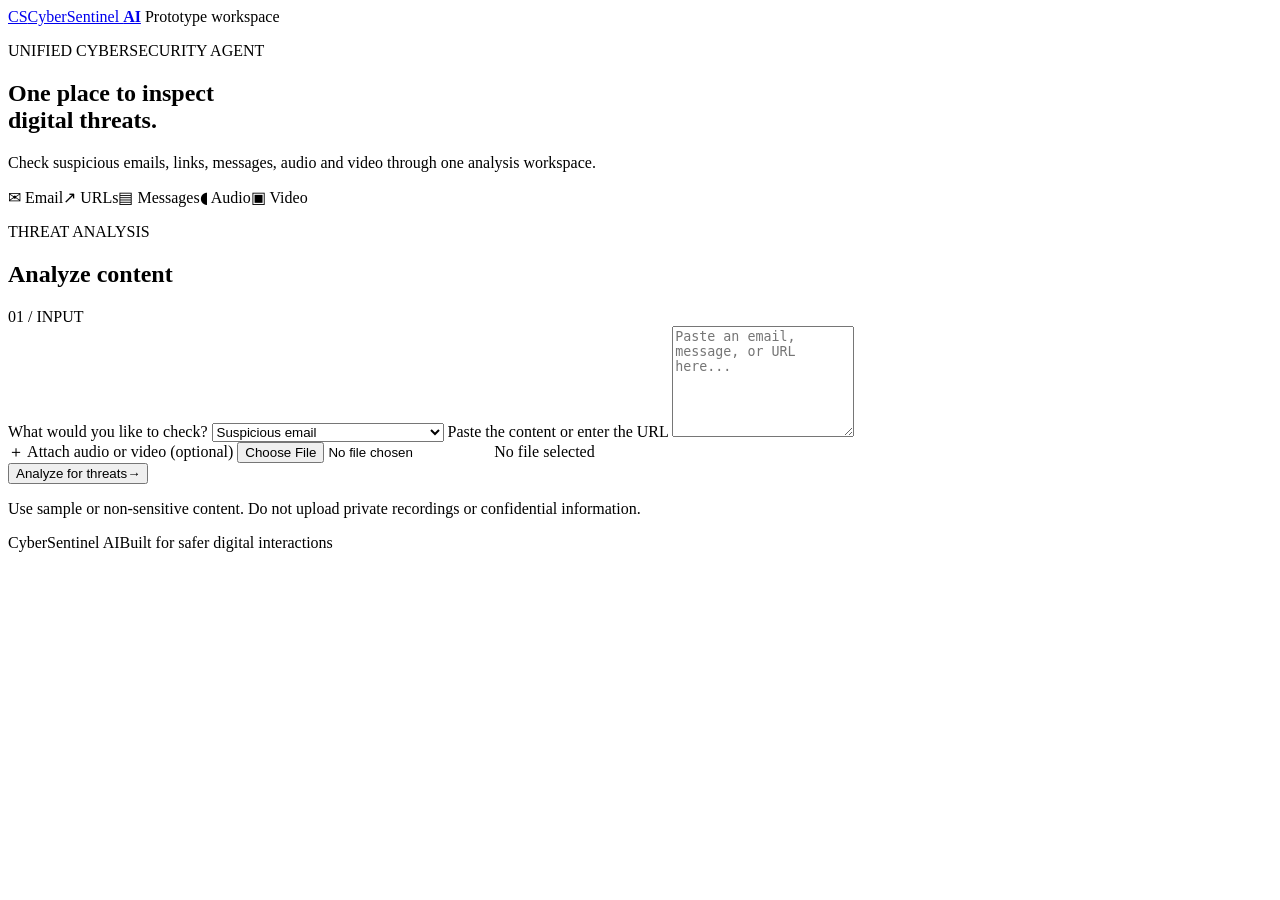
<file: index.html>
<!doctype html>
<html lang="en">
<head>
  <meta charset="utf-8">
  <meta name="viewport" content="width=device-width, initial-scale=1">
  <meta name="description" content="CyberSentinel AI - a unified cybersecurity analysis workspace.">
  <title>CyberSentinel AI</title>
  <link rel="stylesheet" href="style.css">
  <script src="script.js" defer></script>
</head>
<body>
  <header class="topbar">
    <a class="brand" href="#" aria-label="CyberSentinel AI home"><span class="brand-mark">CS</span><span>CyberSentinel <b>AI</b></span></a>
    <span class="status"><i></i> Prototype workspace</span>
  </header>

  <main class="layout">
    <section class="intro">
      <p class="eyebrow">UNIFIED CYBERSECURITY AGENT</p>
      <h1>One place to inspect<br><span>digital threats.</span></h1>
      <p class="subheading">Check suspicious emails, links, messages, audio and video through one analysis workspace.</p>
      <div class="capabilities">
        <span>✉ Email</span><span>↗ URLs</span><span>▤ Messages</span><span>◖ Audio</span><span>▣ Video</span>
      </div>
    </section>

    <section class="workspace" aria-labelledby="analyzer-title">
      <div class="section-heading">
        <div><p class="eyebrow">THREAT ANALYSIS</p><h2 id="analyzer-title">Analyze content</h2></div>
        <span class="step">01 / INPUT</span>
      </div>

      <form id="analysis-form">
        <label for="input-type">What would you like to check?</label>
        <select id="input-type" name="input_type">
          <option value="email">Suspicious email</option>
          <option value="url">Website or URL</option>
          <option value="message">Text or social-engineering message</option>
          <option value="audio">Audio recording / voice</option>
          <option value="video">Video / possible deepfake</option>
        </select>

        <label for="content">Paste the content or enter the URL</label>
        <textarea id="content" name="text" rows="7" placeholder="Paste an email, message, or URL here..." spellcheck="false"></textarea>

        <div class="upload-row">
          <label class="file-label" for="file-input"><span>＋</span> Attach audio or video (optional)</label>
          <input id="file-input" name="file" type="file" accept="audio/*,video/*">
          <span id="file-name">No file selected</span>
        </div>

        <button id="analyze-button" type="submit"><span>Analyze for threats</span><span aria-hidden="true">→</span></button>
        <p class="privacy-note">Use sample or non-sensitive content. Do not upload private recordings or confidential information.</p>
      </form>

      <section id="result" class="result" aria-live="polite" hidden>
        <div class="result-heading"><div><p class="eyebrow">ANALYSIS OUTPUT</p><h2>Risk report</h2></div><span id="risk-label" class="risk-label">Pending</span></div>
        <p id="result-summary"></p>
        <ul id="result-findings"></ul>
        <p id="result-note" class="result-note"></p>
      </section>
    </section>

    <footer><span>CyberSentinel AI</span><span>Built for safer digital interactions</span></footer>
  </main>
</body>
</html>
</file>
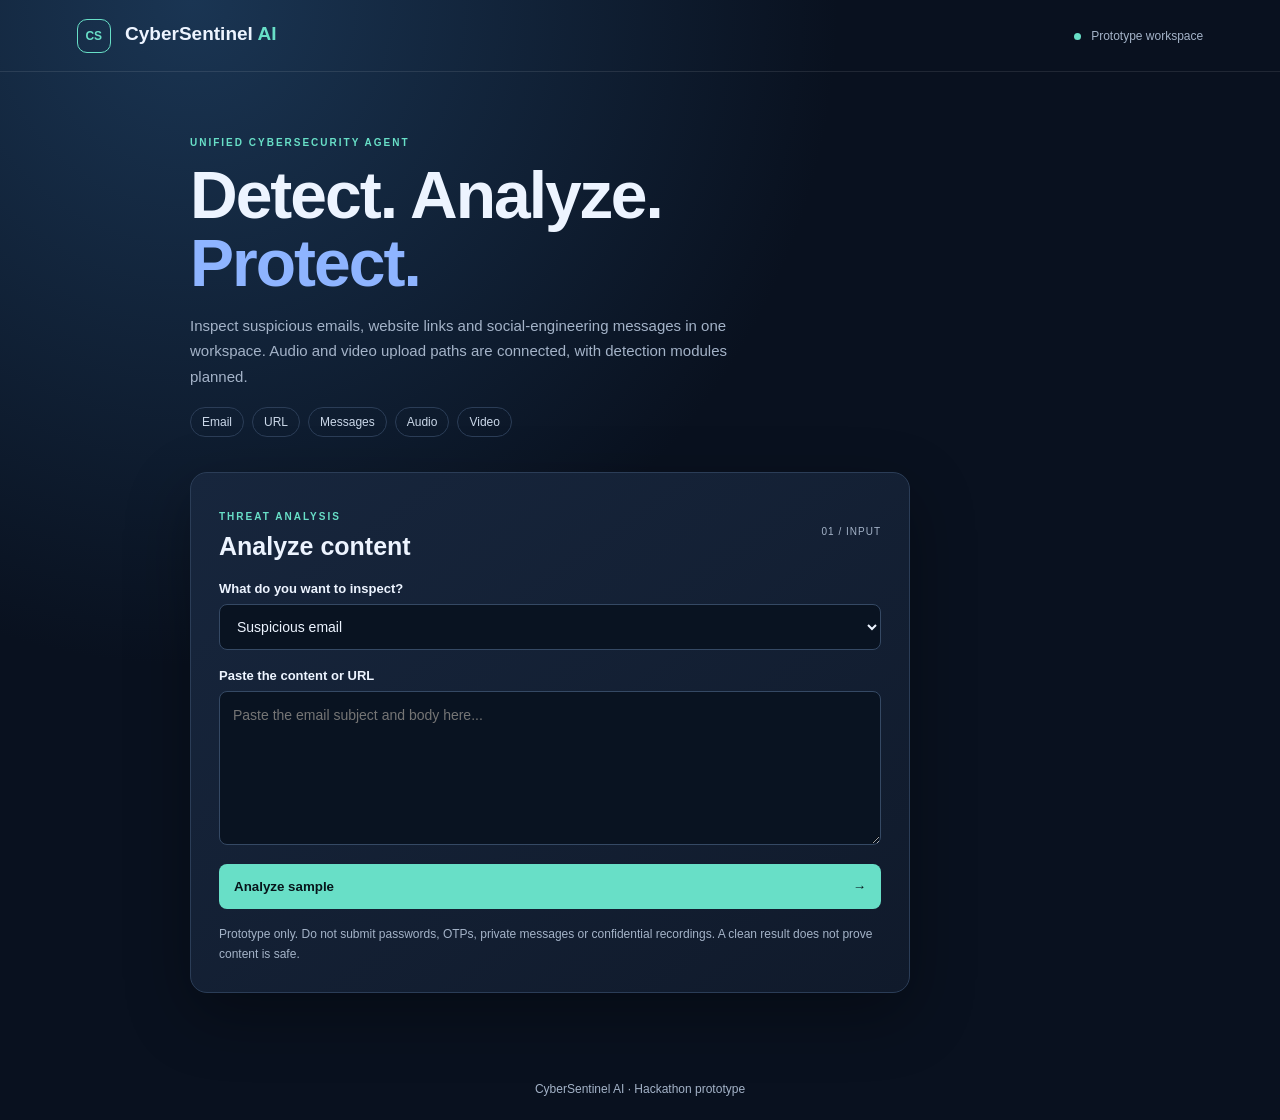
<file: frontend/index.html>
<!doctype html>
<html lang="en">
<head><meta charset="utf-8"><meta name="viewport" content="width=device-width,initial-scale=1"><meta name="description" content="CyberSentinel AI cybersecurity prototype"><title>CyberSentinel AI</title><link rel="stylesheet" href="style.css"><script src="script.js" defer></script></head>
<body>
<header><div class="brand"><span class="mark">CS</span> CyberSentinel <b>AI</b></div><span class="status"><i></i> Prototype workspace</span></header>
<main>
<section class="hero"><p class="eyebrow">UNIFIED CYBERSECURITY AGENT</p><h1>Detect. Analyze.<br><span>Protect.</span></h1><p>Inspect suspicious emails, website links and social-engineering messages in one workspace. Audio and video upload paths are connected, with detection modules planned.</p><div class="chips"><span>Email</span><span>URL</span><span>Messages</span><span>Audio</span><span>Video</span></div></section>
<section class="panel"><div class="panel-head"><div><p class="eyebrow">THREAT ANALYSIS</p><h2>Analyze content</h2></div><span class="step">01 / INPUT</span></div>
<form id="scan-form">
<label for="kind">What do you want to inspect?</label><select id="kind" name="input_type"><option value="email">Suspicious email</option><option value="url">Website / URL</option><option value="message">Text / social-engineering message</option><option value="audio">Audio / voice recording</option><option value="video">Video / possible deepfake</option></select>
<label for="sample">Paste the content or URL</label><textarea id="sample" name="text" rows="6" placeholder="Paste suspicious email, message, or URL here..."></textarea>
<div id="upload-wrap" hidden><label for="file">Attach audio or video</label><input id="file" name="file" type="file" accept="audio/*,video/*"><small id="file-info">Maximum file size: 20 MB. Uploads are processed in memory and not saved by this prototype.</small></div>
<button id="analyze" type="submit">Analyze sample <span>→</span></button>
</form><section id="output" class="output" aria-live="polite" hidden></section>
<small class="notice">Prototype only. Do not submit passwords, OTPs, private messages or confidential recordings. A clean result does not prove content is safe.</small>
</section></main><footer>CyberSentinel AI · Hackathon prototype</footer>
</body></html>
</file>
<file: style.css>

</file>
<file: frontend/style.css>
:root{color-scheme:dark;--bg:#09111f;--panel:#121f33;--line:#2b3d57;--text:#edf4ff;--muted:#a4b3c8;--mint:#68dfc7;--blue:#8eb4ff}*{box-sizing:border-box}body{margin:0;background:radial-gradient(ellipse at 15% 0,#1a3553,transparent 42%),var(--bg);color:var(--text);font:15px Arial,sans-serif;min-height:100vh}header{height:72px;border-bottom:1px solid #ffffff18;display:flex;align-items:center;justify-content:space-between;padding:0 max(6vw,22px)}.brand{font-size:19px;font-weight:bold}.brand b{color:var(--mint)}.mark{display:inline-grid;place-items:center;width:34px;height:34px;border:1px solid var(--mint);border-radius:10px;color:var(--mint);margin-right:9px;font-size:12px}.status,small,footer{color:var(--muted);font-size:12px}.status i{display:inline-block;width:7px;height:7px;border-radius:50%;background:var(--mint);margin-right:7px}main{width:min(900px,90%);margin:65px auto}.hero{max-width:680px;margin-bottom:35px}.eyebrow{color:var(--mint);font-size:10px;letter-spacing:2px;font-weight:bold}.hero h1{font-size:clamp(42px,7vw,66px);line-height:1.03;margin:14px 0;letter-spacing:-2px}.hero h1 span{color:var(--blue)}.hero p:not(.eyebrow){color:var(--muted);line-height:1.7;max-width:590px}.chips{display:flex;flex-wrap:wrap;gap:8px;margin-top:18px}.chips span{border:1px solid var(--line);border-radius:20px;padding:7px 11px;color:#cbd8e9;font-size:12px}.panel{max-width:720px;padding:28px;background:linear-gradient(145deg,#17263d,#101a2b);border:1px solid var(--line);border-radius:17px;box-shadow:0 22px 65px #0005}.panel-head{display:flex;justify-content:space-between;align-items:center;margin-bottom:20px}.panel h2{margin:0;font-size:25px}.step{color:var(--muted);font-size:10px;letter-spacing:1px}label{display:block;margin:18px 0 8px;font-weight:bold;font-size:13px}select,textarea,input[type=file]{width:100%;padding:13px;background:#091321;border:1px solid #354964;border-radius:8px;color:var(--text);font:14px Arial}textarea{resize:vertical;line-height:1.5}#upload-wrap small{display:block;margin-top:8px;line-height:1.5}button{width:100%;display:flex;justify-content:space-between;margin:16px 0;padding:15px;border:0;border-radius:8px;background:var(--mint);color:#07151b;font-weight:bold;cursor:pointer}button:hover{filter:brightness(1.06)}button:disabled{opacity:.6;cursor:wait}.output{margin:20px 0;padding:17px;border:1px solid var(--line);border-radius:10px;background:#091321;line-height:1.6}.output h3{margin:0 0 8px;font-size:16px}.output p{margin:7px 0;color:#d1dced}.output ul{padding-left:20px;color:#d1dced}.notice{display:block;line-height:1.6}footer{text-align:center;padding:24px}@media(max-width:600px){main{margin:42px auto}.panel{padding:20px}header{padding:0 18px}}
</file>
